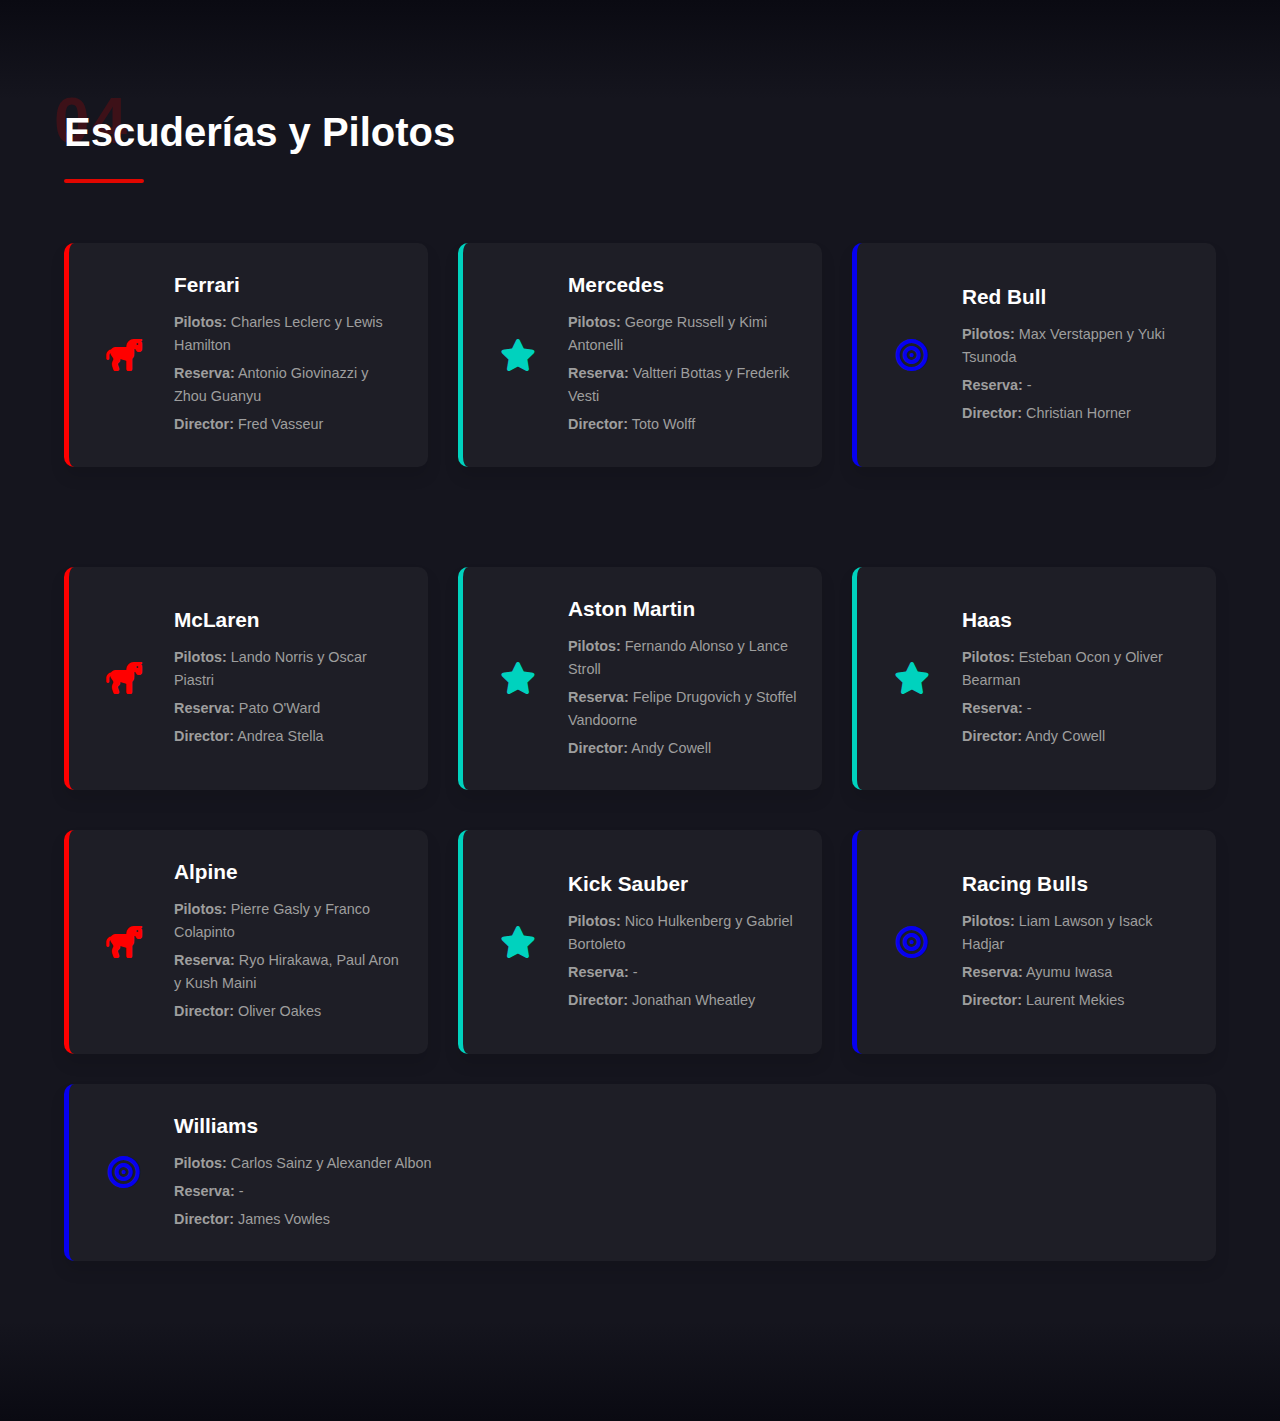
<file: escuderias.html>
<!DOCTYPE html>
<html lang="es">
<head>
    <meta charset="UTF-8">
    <meta name="viewport" content="width=device-width, initial-scale=1.0">
    <title>Escuderías</title>
     <link rel="stylesheet" href="https://cdnjs.cloudflare.com/ajax/libs/font-awesome/6.4.0/css/all.min.css">
    <link rel="stylesheet" href="styles.css">
</head>
             <section id="escuderias" class="content-section dark-section">
            <div class="section-header">
                <span class="section-number">04</span>
                <h2 class="section-title">Escuderías y Pilotos</h2>
                <div class="section-divider"></div>
            </div>
            <div class="section-content teams-content">
                <div class="teams-grid">
                    <div class="team-card ferrari">
                        <div class="team-logo">
                            <i class="fas fa-horse"></i>
                        </div>
                        <div class="team-details">
                            <h3>Ferrari</h3>
                            <ul>
                                <li><strong>Pilotos:</strong> Charles Leclerc y Lewis Hamilton</li>
                                <li><strong>Reserva:</strong> Antonio Giovinazzi y Zhou Guanyu</li>
                                <li><strong>Director:</strong> Fred Vasseur</li>
                            </ul>
                        </div>
                    </div>
                    <div class="team-card mercedes">
                        <div class="team-logo">
                            <i class="fas fa-star"></i>
                        </div>
                        <div class="team-details">
                            <h3>Mercedes</h3>
                            <ul>
                                <li><strong>Pilotos:</strong> George Russell y Kimi Antonelli</li>
                                <li><strong>Reserva:</strong> Valtteri Bottas y Frederik Vesti</li>
                                <li><strong>Director:</strong> Toto Wolff</li>
                            </ul>
                        </div>
                    </div>
                    <div class="team-card red-bull">
                        <div class="team-logo"><i class="fas fa-bullseye"></i></div>
                        <div class="team-details">
                            <h3>Red Bull</h3>
                            <ul>
                                <li><strong>Pilotos:</strong> Max Verstappen y Yuki Tsunoda</li>
                                <li><strong>Reserva:</strong> -</li>
                                <li><strong>Director:</strong> Christian Horner</li>
                            </ul>
                        </div>
                    </div>
                </div>
                <div class="teams-cta">  
            </div>
            <div class="section-content teams-content">
                <div class="teams-grid">
                    <div class="team-card ferrari">
                        <div class="team-logo">
                            <i class="fas fa-horse"></i>
                        </div>
                        <div class="team-details">
                            <h3>McLaren</h3>
                            <ul>
                                <li><strong>Pilotos:</strong> Lando Norris y Oscar Piastri</li>
                                <li><strong>Reserva:</strong> Pato O'Ward</li>
                                <li><strong>Director:</strong> Andrea Stella</li>
                            </ul>
                        </div>
                    </div>
                    <div class="team-card mercedes">
                        <div class="team-logo">
                            <i class="fas fa-star"></i>
                        </div>
                        <div class="team-details">
                            <h3>Aston Martin</h3>
                            <ul>
                                <li><strong>Pilotos:</strong> Fernando Alonso y Lance Stroll</li>
                                <li><strong>Reserva:</strong> Felipe Drugovich y Stoffel Vandoorne</li>
                                <li><strong>Director:</strong> Andy Cowell</li>
                            </ul>
                        </div>
                    </div>
                    <div class="team-card mercedes">
                        <div class="team-logo">
                            <i class="fas fa-star"></i>
                        </div>
                        <div class="team-details">
                            <h3>Haas</h3>
                            <ul>
                                <li><strong>Pilotos:</strong> Esteban Ocon y Oliver Bearman</li>
                                <li><strong>Reserva:</strong> - </li>
                                <li><strong>Director:</strong> Andy Cowell</li>
                            </ul>
                        </div>
                    </div>
                </div>
          <!---esto es lo q interfiere    <div class="teams-cta ">     </div> -->  
       

        </div>
            <div class="section-content teams-content">
                <div class="teams-grid">
                    <div class="team-card ferrari">
                        <div class="team-logo">
                            <i class="fas fa-horse"></i>
                        </div>
                        <div class="team-details">
                            <h3>Alpine</h3>
                            <ul>
                                <li><strong>Pilotos:</strong> Pierre Gasly y Franco Colapinto</li>
                                <li><strong>Reserva:</strong> Ryo Hirakawa, Paul Aron y Kush Maini</li>
                                <li><strong>Director:</strong> Oliver Oakes</li>
                            </ul>
                        </div>
                    </div>
                    <div class="team-card mercedes">
                        <div class="team-logo">
                            <i class="fas fa-star"></i>
                        </div>
                        <div class="team-details">
                            <h3>Kick Sauber</h3>
                            <ul>
                                <li><strong>Pilotos:</strong> Nico Hulkenberg y Gabriel Bortoleto</li>
                                <li><strong>Reserva:</strong> - </li>
                                <li><strong>Director:</strong> Jonathan Wheatley</li>
                            </ul>
                        </div>
                    </div>
                    <div class="team-card red-bull">
                        <div class="team-logo">
                            <i class="fas fa-bullseye"></i>
                        </div>
                        <div class="team-details">
                            <h3>Racing Bulls</h3>
                            <ul>
                                <li><strong>Pilotos:</strong> Liam Lawson y Isack Hadjar</li>
                                <li><strong>Reserva:</strong> Ayumu Iwasa</li>
                                <li><strong>Director:</strong> Laurent Mekies</li>
                            </ul>
                        </div>
                    </div>
                    <div class="team-card red-bull team-card-Williams">
                        <div class="team-logo">
                            <i class="fas fa-bullseye"></i>
                        </div>
                        <div class="team-details">
                            <h3>Williams</h3>
                            <ul>
                                <li><strong>Pilotos:</strong> Carlos Sainz y Alexander Albon</li>
                                <li><strong>Reserva:</strong> - </li>
                                <li><strong>Director:</strong> James Vowles</li>
                            </ul>
                        </div>
                    </div>
                </div>
                <div class="teams-cta">
            </div>
        </section>
     </div>
   </div>
 </section>

    <script src="js/script.js"></script>

</body>
</html>
</file>
<file: styles.css>
:root {
  --primary-color: #e10600;
  --secondary-color: #15151e;
  --accent-color: #1e1e26;
  --text-color: #ffffff;
  --text-secondary: #9e9e9e;
  --bg-color: #0a0a12;
  --card-color: #1e1e26;
  --transition: all 0.3s ease;
  --shadow-sm: 0 4px 6px rgba(0, 0, 0, 0.1);
  --shadow-md: 0 10px 15px rgba(0, 0, 0, 0.1);
  --shadow-lg: 0 20px 25px rgba(0, 0, 0, 0.15);
}

/* Base Styles */
* {
  margin: 0;
  padding: 0;
  box-sizing: border-box;
}

html {
  scroll-behavior: smooth;
  scroll-padding-top: 80px;
}

body {
  font-family: 'Titillium Web', sans-serif;
  background-color: var(--bg-color);
  color: var(--text-color);
  line-height: 1.6;
  overflow-x: hidden;
}

a {
  color: var(--text-color);
  text-decoration: none;
  transition: var(--transition);
}

img {
  max-width: 100%;
  height: auto;
  display: block;
}

/* Loading Animation */
.loading-screen {
  position: fixed;
  top: 0;
  left: 0;
  width: 100%;
  height: 100%;
  background-color: var(--secondary-color);
  display: flex;
  flex-direction: column;
  justify-content: center;
  align-items: center;
  z-index: 9999;
  transition: opacity 0.5s ease, visibility 0.5s ease;
}

.loading-screen p {
  margin-top: 20px;
  letter-spacing: 2px;
  font-weight: 700;
  color: var(--primary-color);
  animation: pulse 1.5s infinite;
}

.racing-loader {
  position: relative;
  width: 200px;
  height: 100px;
}

.checkered-flag {
  position: absolute;
  top: 0;
  left: 0;
  width: 100%;
  height: 100%;
  background: repeating-conic-gradient(#000 0%, #000 25%, #fff 0%, #fff 50%) 50% / 20px 20px;
  clip-path: polygon(0 0, 100% 0, 80% 100%, 20% 100%);
  transform-origin: center;
  animation: waveFlag 1.5s infinite ease-in-out;
}

.car-silhouette {
  position: absolute;
  bottom: 0;
  left: -50px;
  width: 50px;
  height: 20px;
  background-color: var(--primary-color);
  clip-path: polygon(0 50%, 20% 0, 80% 0, 100% 50%, 90% 100%, 10% 100%);
  animation: raceCar 2s infinite linear;
}

@keyframes waveFlag {
  0% { transform: rotateY(-5deg); }
  50% { transform: rotateY(5deg); }
  100% { transform: rotateY(-5deg); }
}

@keyframes raceCar {
  0% { left: -50px; }
  100% { left: 250px; }
}

@keyframes pulse {
  0% { opacity: 0.5; }
  50% { opacity: 1; }
  100% { opacity: 0.5; }
}

.loading-screen.hidden {
  opacity: 0;
  visibility: hidden;
}

/* Header & Navigation */
.main-header {
  position: fixed;
  top: 0;
  left: 0;
  width: 100%;
  background-color: rgba(14, 14, 22, 0.9);
  backdrop-filter: blur(10px);
  z-index: 100;
  transition: var(--transition);
  border-bottom: 1px solid rgba(255, 255, 255, 0.1);
}

.main-header.scrolled {
  padding: 10px 0;
  background-color: rgba(14, 14, 22, 0.95);
}

.nav-container {
  display: flex;
  justify-content: space-between;
  align-items: center;
  padding: 20px 5%;
  max-width: 1400px;
  margin: 0 auto;
}

.logo {
  display: flex;
  align-items: center;
  font-weight: 900;
  font-size: 2rem;
  color: var(--text-color);
}

.f1-letter {
  color: var(--primary-color);
  transform: skewX(-15deg);
  letter-spacing: -2px;
}

.one-number {
  color: var(--text-color);
  transform: skewX(-15deg);
  margin-right: 5px;
}

.title-text {
  font-weight: 300;
  font-size: 1.5rem;
  letter-spacing: 1px;
  margin-left: 5px;
  opacity: 0.9;
}

.main-nav {
  display: flex;
  align-items: center;
}

.nav-toggle {
  display: none;
  flex-direction: column;
  cursor: pointer;
}

.nav-toggle span {
  display: block;
  width: 25px;
  height: 3px;
  background-color: var(--text-color);
  margin: 3px 0;
  border-radius: 3px;
  transition: var(--transition);
}

.nav-links {
  display: flex;
  list-style: none;
  gap: 15px;
}

.nav-link {
  position: relative;
  display: flex;
  align-items: center;
  padding: 8px 16px;
  border-radius: 5px;
  font-weight: 600;
  transition: var(--transition);
}

.nav-link span {
  color: var(--primary-color);
  margin-right: 8px;
  font-size: 0.85rem;
  font-weight: 800;
}

.nav-link:hover {
  background-color: rgba(225, 6, 0, 0.1);
  color: var(--primary-color);
  transform: translateY(-2px);
}

.nav-link::after {
  content: '';
  position: absolute;
  bottom: -2px;
  left: 50%;
  width: 0;
  height: 2px;
  background-color: var(--primary-color);
  transition: var(--transition);
  transform: translateX(-50%);
}

.nav-link:hover::after {
  width: 80%;
}

/* Hero Section */
.hero-section {
  position: relative;
  height: 100vh;
  display: flex;
  align-items: center;
  justify-content: center;
  overflow: hidden;
}

.hero-image-container {
  position: absolute;
  top: 0;
  left: 0;
  width: 100%;
  height: 100%;
  overflow: hidden;
  z-index: -1;
}

.hero-image-container img {
  width: 100%;
  height: 100%;
  object-fit: cover;
  filter: brightness(0.3) saturate(1.2);
  transition: transform 0.5s ease;
}

.hero-section:hover .hero-image-container img {
  transform: scale(1.05);
}

.hero-overlay {
  position: absolute;
  top: 0;
  left: 0;
  width: 100%;
  height: 100%;
  background: linear-gradient(to top, rgba(10, 10, 18, 1) 0%, rgba(10, 10, 18, 0.5) 50%, rgba(14, 14, 22, 0.7) 100%);
  z-index: -1;
}

.hero-content {
  text-align: center;
  max-width: 1200px;
  padding: 0 20px;
  z-index: 2;
  transform: translateY(-5%);
}

.hero-title {
  font-size: 6rem;
  font-weight: 900;
  letter-spacing: 4px;
  margin-bottom: 20px;
  transform: skewX(-5deg);
  text-shadow: 0 5px 15px rgba(0, 0, 0, 0.5);
  position: relative;
  display: inline-block;
}

.hero-title::after {
  content: '';
  position: absolute;
  bottom: -5px;
  left: 25%;
  width: 50%;
  height: 5px;
  background: var(--primary-color);
  border-radius: 3px;
  animation: pulseLine 2s infinite;
}

@keyframes pulseLine {
  0% { opacity: 0.5; width: 40%; }
  50% { opacity: 1; width: 60%; }
  100% { opacity: 0.5; width: 40%; }
}

.hero-title .highlight {
  color: var(--primary-color);
  position: relative;
  z-index: 1;
  display: inline-block;
  transform: scale(1.2);
}

.hero-subtitle {
  font-size: 1.4rem;
  font-weight: 400;
  letter-spacing: 3px;
  margin-bottom: 40px;
  color: var(--text-secondary);
  position: relative;
  display: inline-block;
}

.hero-cta {
  display: inline-flex;
  align-items: center;
  padding: 15px 35px;
  background-color: var(--primary-color);
  color: var(--text-color);
  font-weight: 700;
  letter-spacing: 2px;
  border-radius: 30px;
  transition: all 0.3s ease;
  position: relative;
  overflow: hidden;
  box-shadow: 0 10px 20px rgba(225, 6, 0, 0.3);
}

.hero-cta i {
  margin-left: 10px;
  transition: transform 0.3s ease;
}

.hero-cta:hover {
  transform: translateY(-5px);
  box-shadow: 0 15px 25px rgba(225, 6, 0, 0.4);
}

.hero-cta:hover i {
  transform: translateY(5px);
}

.hero-cta::before {
  content: '';
  position: absolute;
  top: 0;
  left: 0;
  width: 100%;
  height: 100%;
  background: linear-gradient(to right, transparent 0%, rgba(255, 255, 255, 0.2) 50%, transparent 100%);
  transform: translateX(-100%);
  transition: transform 0.6s ease;
}

.hero-cta:hover::before {
  transform: translateX(100%);
}

/* Main Content */
.main-content {
  padding: 50px 0;
  overflow: hidden;
}

.content-section {
  padding: 100px 5%;
  max-width: 1400px;
  margin: 0 auto;
  position: relative;
}

.dark-section {
  background-color: var(--secondary-color);
  position: relative;
  overflow: hidden;
  box-shadow: var(--shadow-lg);
  z-index: 1;
}

.dark-section::before {
  content: '';
  position: absolute;
  top: 0;
  left: 0;
  width: 100%;
  height: 100px;
  background: linear-gradient(to bottom, var(--bg-color), transparent);
  z-index: 0;
}

.dark-section::after {
  content: '';
  position: absolute;
  bottom: 0;
  left: 0;
  width: 100%;
  height: 100px;
  background: linear-gradient(to top, var(--bg-color), transparent);
  z-index: 0;
}

.section-header {
  position: relative;
  margin-bottom: 60px;
  display: flex;
  flex-direction: column;
  align-items: flex-start;
}

.section-number {
  font-size: 4rem;
  font-weight: 900;
  color: rgba(225, 6, 0, 0.2);
  position: absolute;
  top: -30px;
  left: -10px;
  z-index: -1;
  letter-spacing: 2px;
}

.section-title {
  font-size: 2.5rem;
  font-weight: 800;
  margin-bottom: 15px;
  position: relative;
  z-index: 1;
  color: var(--text-color);
}

.section-divider {
  width: 80px;
  height: 4px;
  background-color: var(--primary-color);
  border-radius: 2px;
}

.section-content {
  display: flex;
  flex-wrap: wrap;
  gap: 40px;
  position: relative;
  z-index: 2;
}

/* Introduction Section */
.text-content {
  flex: 1;
  min-width: 300px;
}

.text-content p {
  margin-bottom: 30px;
  font-size: 1.1rem;
  line-height: 1.8;
  color: var(--text-secondary);
}

.image-container {
  flex: 1;
  min-width: 300px;
  border-radius: 10px;
  overflow: hidden;
  position: relative;
  box-shadow: var(--shadow-lg);
  transition: transform 0.4s ease;
}

.parallax-box {
  transform: perspective(1000px) rotateY(5deg);
  transition: transform 0.5s ease;
}

.parallax-box:hover {
  transform: perspective(1000px) rotateY(0deg);
}

.image-container img {
  width: 100%;
  height: 100%;
  object-fit: cover;
  transition: transform 0.5s ease;
}

.image-container:hover img {
  transform: scale(1.05);
}

.img-caption {
  position: absolute;
  bottom: 0;
  left: 0;
  right: 0;
  padding: 15px;
  background: linear-gradient(to top, rgba(0, 0, 0, 0.7), transparent);
  color: #fff;
  font-size: 0.9rem;
  text-align: center;
  opacity: 0;
  transform: translateY(20px);
  transition: all 0.3s ease;
}

.image-container:hover .img-caption {
  opacity: 1;
  transform: translateY(0);
}

.stats-container {
  display: flex;
  flex-wrap: wrap;
  gap: 20px;
  margin-top: 30px;
}

.stat-box {
  flex: 1;
  min-width: 150px;
  background-color: var(--accent-color);
  padding: 20px;
  border-radius: 10px;
  text-align: center;
  position: relative;
  overflow: hidden;
  box-shadow: var(--shadow-md);
  transition: transform 0.3s ease, box-shadow 0.3s ease;
}

.stat-box:hover {
  transform: translateY(-5px);
  box-shadow: var(--shadow-lg);
}

.stat-box::before {
  content: '';
  position: absolute;
  top: 0;
  left: 0;
  width: 100%;
  height: 4px;
  background-color: var(--primary-color);
}

.stat-number {
  font-size: 2.5rem;
  font-weight: 900;
  color: var(--primary-color);
  display: block;
  margin-bottom: 5px;
}

.stat-label {
  font-size: 0.85rem;
  font-weight: 600;
  color: var(--text-secondary);
  letter-spacing: 1px;
}

/* Championship Section */
.championship-content {
  display: flex;
  flex-wrap: wrap;
  gap: 30px;
}

.championship-card {
  flex: 1;
  min-width: 250px;
  background-color: var(--accent-color);
  border-radius: 10px;
  padding: 30px;
  position: relative;
  box-shadow: var(--shadow-md);
  transition: transform 0.3s ease, box-shadow 0.3s ease;
}

.championship-card:hover {
  transform: translateY(-10px);
  box-shadow: var(--shadow-lg);
}

.championship-icon {
  font-size: 2.5rem;
  color: var(--primary-color);
  margin-bottom: 20px;
  text-align: center;
}

.championship-card h3 {
  font-size: 1.5rem;
  margin-bottom: 15px;
  font-weight: 700;
  text-align: center;
  position: relative;
  padding-bottom: 15px;
}

.championship-card h3::after {
  content: '';
  position: absolute;
  bottom: 0;
  left: 50%;
  transform: translateX(-50%);
  width: 50px;
  height: 3px;
  background-color: var(--primary-color);
  border-radius: 2px;
}

.championship-card p {
  font-size: 1rem;
  line-height: 1.6;
  color: var(--text-secondary);
  text-align: center;
}

.image-gallery {
  flex-basis: 100%;
  display: flex;
  flex-wrap: wrap;
  gap: 20px;
  margin-top: 30px;
}

.gallery-image {
  flex: 1;
  min-width: 250px;
  height: 300px;
  border-radius: 10px;
  overflow: hidden;
  position: relative;
  box-shadow: var(--shadow-md);
}

.gallery-image img {
  width: 100%;
  height: 100%;
  object-fit: cover;
  transition: transform 0.5s ease;
}

.gallery-image:hover img {
  transform: scale(1.1);
}

.img-overlay {
  position: absolute;
  bottom: 0;
  left: 0;
  right: 0;
  padding: 20px;
  background: linear-gradient(to top, rgba(0, 0, 0, 0.8), transparent);
  color: #fff;
  font-size: 1.2rem;
  font-weight: 700;
  text-align: center;
  opacity: 0;
  transform: translateY(20px);
  transition: all 0.3s ease;
}

.gallery-image:hover .img-overlay {
  opacity: 1;
  transform: translateY(0);
}

/* DRS Section */
.drs-content {
  display: flex;
  flex-direction: column;
  gap: 40px;
  align-items: center;
}

.drs-animation {
  width: 100%;
  max-width: 500px;
  height: 200px;
  position: relative;
  background-color: var(--accent-color);
  border-radius: 10px;
  overflow: hidden;
  display: flex;
  justify-content: center;
  align-items: center;
  box-shadow: var(--shadow-md);
}

.car-illustration {
  width: 200px;
  height: 80px;
  background-color: var(--primary-color);
  border-radius: 10px;
  position: relative;
  transform: perspective(1000px) rotateY(25deg);
  transition: transform 0.5s ease;
}

.car-illustration:hover {
  transform: perspective(1000px) rotateY(0deg);
}

.drs-flap {
  position: absolute;
  top: 10%;
  right: 10%;
  width: 50px;
  height: 15px;
  background-color: #333;
  border-radius: 3px;
  transform-origin: right center;
  transition: transform 0.3s ease;
}

.drs-flap.closed {
  transform: rotate(0deg);
}

.drs-flap.open {
  transform: rotate(-35deg);
}

.drs-toggle {
  position: absolute;
  bottom: 20px;
  left: 50%;
  transform: translateX(-50%);
  padding: 10px 20px;
  background-color: var(--primary-color);
  color: #fff;
  border: none;
  border-radius: 5px;
  font-weight: 700;
  cursor: pointer;
  transition: all 0.3s ease;
  box-shadow: 0 5px 15px rgba(225, 6, 0, 0.3);
}

.drs-toggle:hover {
  transform: translateX(-50%) translateY(-3px);
  box-shadow: 0 8px 20px rgba(225, 6, 0, 0.4);
}

.drs-facts {
  display: flex;
  flex-wrap: wrap;
  gap: 20px;
  margin-top: 30px;
}

.fact {
  flex: 1;
  min-width: 150px;
  background-color: var(--accent-color);
  padding: 20px;
  border-radius: 10px;
  text-align: center;
  box-shadow: var(--shadow-md);
  transition: transform 0.3s ease;
}

.fact:hover {
  transform: translateY(-5px);
}

.fact-number {
  font-size: 2rem;
  font-weight: 800;
  color: var(--primary-color);
  display: block;
  margin-bottom: 5px;
}

.fact-label {
  font-size: 0.85rem;
  color: var(--text-secondary);
  font-weight: 600;
}

/* Team Section */
.teams-content {
  display: flex;
  flex-direction: column;
  gap: 40px;
}

.teams-grid {
  display: flex;
  flex-wrap: wrap;
  gap: 30px;
}

.team-card {
  flex: 1;
  min-width: 300px;
  display: flex;
  align-items: center;
  gap: 20px;
  background-color: var(--accent-color);
  padding: 25px;
  border-radius: 10px;
  box-shadow: var(--shadow-md);
  transition: transform 0.3s ease, box-shadow 0.3s ease;
}

.team-card:hover {
  transform: translateY(-10px);
  box-shadow: var(--shadow-lg);
}

.team-card.ferrari {
  border-left: 5px solid #ff0000;
}

.team-card.mercedes {
  border-left: 5px solid #00d2be;
}

.team-card.red-bull {
  border-left: 5px solid #0600ef;
}

.team-logo {
  width: 60px;
  height: 60px;
  border-radius: 50%;
  display: flex;
  justify-content: center;
  align-items: center;
  font-size: 2rem;
  flex-shrink: 0;
}

.ferrari .team-logo {
  color: #ff0000;
}

.mercedes .team-logo {
  color: #00d2be;
}

.red-bull .team-logo {
  color: #0600ef;
}

.team-details {
  flex: 1;
}

.team-details h3 {
  margin-bottom: 10px;
  font-size: 1.3rem;
}

.team-details ul {
  list-style: none;
}

.team-details li {
  margin-bottom: 5px;
  color: var(--text-secondary);
  font-size: 0.9rem;
}

.teams-cta {
  text-align: center;
  margin-top: 20px;
}

.btn-teams {
  display: inline-flex;
  align-items: center;
  padding: 12px 30px;
  background-color: var(--primary-color);
  color: white;
  border-radius: 30px;
  font-weight: 700;
  transition: all 0.3s ease;
  box-shadow: 0 5px 15px rgba(225, 6, 0, 0.3);
}

.btn-teams i {
  margin-left: 10px;
  transition: transform 0.3s ease;
}

.btn-teams:hover {
  transform: translateY(-5px);
  box-shadow: 0 10px 20px rgba(225, 6, 0, 0.4);
}

.btn-teams:hover i {
  transform: translateX(5px);
}

/* Race Format Section */
.race-format-content {
  display: flex;
  flex-wrap: wrap;
  gap: 40px;
}

.timeline {
  flex: 1;
  position: relative;
  padding-left: 30px;
  min-width: 300px;
}

.timeline::before {
  content: '';
  position: absolute;
  top: 0;
  left: 0;
  width: 4px;
  height: 100%;
  background-color: var(--accent-color);
  border-radius: 2px;
}

.timeline-item {
  position: relative;
  margin-bottom: 40px;
}

.timeline-dot {
  position: absolute;
  top: 5px;
  left: -39px;
  width: 20px;
  height: 20px;
  background-color: var(--primary-color);
  border-radius: 50%;
  z-index: 1;
}

.timeline-content {
  background-color: var(--accent-color);
  padding: 20px;
  border-radius: 10px;
  box-shadow: var(--shadow-md);
  transition: transform 0.3s ease;
}

.timeline-content:hover {
  transform: translateX(10px);
  box-shadow: var(--shadow-lg);
}

.timeline-content h4 {
  font-size: 1.2rem;
  margin-bottom: 10px;
  color: var(--primary-color);
}

.timeline-content p {
  color: var(--text-secondary);
  line-height: 1.5;
}

/* Legends Section */
.legends-content {
  display: flex;
  flex-direction: column;
  gap: 30px;
}

.legends-carousel {
  display: flex;
  overflow-x: auto;
  scroll-snap-type: x mandatory;
  gap: 30px;
  padding: 20px 0;
  scrollbar-width: none; /* Firefox */
  -ms-overflow-style: none; /* IE and Edge */
}

.legends-carousel::-webkit-scrollbar {
  display: none; /* Chrome, Safari, Opera */
}

.legend-card {
  flex: 0 0 auto;
  width: 100%;
  max-width: 350px;
  border-radius: 10px;
  overflow: hidden;
  background-color: var(--accent-color);
  box-shadow: var(--shadow-md);
  scroll-snap-align: start;
  transition: transform 0.3s ease, box-shadow 0.3s ease;
}

.legend-card:hover {
  transform: translateY(-10px);
  box-shadow: var(--shadow-lg);
}

.legend-image {
  height: 250px;
  overflow: hidden;
}

.legend-image img {
  width: 100%;
  height: 100%;
  object-fit: cover;
  transition: transform 0.5s ease;
}

.legend-card:hover .legend-image img {
  transform: scale(1.05);
}

.legend-info {
  padding: 20px;
}

.legend-info h3 {
  font-size: 1.5rem;
  margin-bottom: 5px;
}

.legend-country {
  display: inline-block;
  margin-right: 10px;
  font-size: 0.9rem;
  color: var(--text-secondary);
}

.legend-titles {
  display: inline-block;
  font-size: 0.9rem;
  color: var(--primary-color);
  font-weight: 700;
}

.legend-info p {
  margin-top: 15px;
  color: var(--text-secondary);
  font-size: 0.95rem;
  line-height: 1.5;
}

.legends-navigation {
  display: flex;
  justify-content: center;
  align-items: center;
  gap: 20px;
}

.nav-btn {
  width: 40px;
  height: 40px;
  border-radius: 50%;
  background-color: var(--accent-color);
  border: none;
  color: var(--text-color);
  font-size: 1rem;
  display: flex;
  justify-content: center;
  align-items: center;
  cursor: pointer;
  transition: all 0.3s ease;
  box-shadow: var(--shadow-sm);
}

.nav-btn:hover {
  background-color: var(--primary-color);
  transform: scale(1.1);
  box-shadow: var(--shadow-md);
}

.nav-dots {
  display: flex;
  gap: 8px;
}

.dot {
  width: 10px;
  height: 10px;
  border-radius: 50%;
  background-color: var(--accent-color);
  cursor: pointer;
  transition: all 0.3s ease;
}

.dot.active {
  background-color: var(--primary-color);
  transform: scale(1.2);
}

/* Moments Section */
.moments-content {
  padding: 20px 0;
}

.moments-grid {
  display: flex;
  flex-wrap: wrap;
  gap: 30px;
}

.moment-card {
  flex: 1;
  min-width: 300px;
  background-color: var(--accent-color);
  border-radius: 10px;
  overflow: hidden;
  box-shadow: var(--shadow-md);
  transition: transform 0.3s ease, box-shadow 0.3s ease;
}

.moment-card:hover {
  transform: translateY(-10px);
  box-shadow: var(--shadow-lg);
}

.moment-image {
  height: 200px;
  overflow: hidden;
}

.moment-image img {
  width: 100%;
  height: 100%;
  object-fit: cover;
  transition: transform 0.5s ease;
}

.moment-card:hover .moment-image img {
  transform: scale(1.05);
}

.moment-info {
  padding: 20px;
}

.moment-info h3 {
  font-size: 1.3rem;
  margin-bottom: 10px;
  color: var(--text-color);
}

.moment-info p {
  color: var(--text-secondary);
  font-size: 0.95rem;
  line-height: 1.5;
}

/* In Memoriam Section */
.memoriam-section {
  background-color: var(--secondary-color);
  position: relative;
  overflow: hidden;
}

.memoriam-content {
  display: flex;
  flex-direction: column;
  align-items: center;
  gap: 40px;
  position: relative;
}

.memoriam-intro {
  text-align: center;
  max-width: 800px;
}

.memoriam-intro p {
  font-size: 1.1rem;
  line-height: 1.8;
  color: var(--text-secondary);
}

.memoriam-tribute {
  display: flex;
  flex-wrap: wrap;
  justify-content: center;
  gap: 20px;
  width: 100%;
  position: relative;
}

.tribute-item {
  flex: 1;
  min-width: 250px;
  max-width: 350px;
  text-align: center;
  padding: 0 20px;
}

.tribute-item h3 {
  font-size: 1.5rem;
  margin-bottom: 5px;
  color: var(--text-color);
}

.tribute-date {
  display: block;
  font-size: 0.9rem;
  color: var(--primary-color);
  margin-bottom: 15px;
  font-weight: 600;
}

.tribute-item p {
  color: var(--text-secondary);
  font-size: 0.95rem;
  line-height: 1.6;
}

.tribute-divider {
  width: 1px;
  height: 100px;
  background-color: rgba(255, 255, 255, 0.2);
  align-self: center;
}

.memoriam-candle {
  margin-top: 20px;
  text-align: center;
}

.candle {
  position: relative;
  width: 40px;
  height: 100px;
  background-color: rgba(255, 255, 255, 0.8);
  border-radius: 10px 10px 5px 5px;
  margin: 0 auto;
}

.flame {
  position: absolute;
  top: -30px;
  left: 50%;
  transform: translateX(-50%);
  width: 30px;
  height: 30px;
  background: linear-gradient(to top, #ff9d00, #ff0000);
  border-radius: 50% 50% 50% 50% / 60% 60% 40% 40%;
  animation: flicker 3s infinite ease-in-out;
  box-shadow: 0 0 20px #ff9d00, 0 0 40px #ff9d00;
  opacity: 0.9;
}

@keyframes flicker {
  0%, 100% { transform: translateX(-50%) scale(1); opacity: 0.9; }
  25% { transform: translateX(-53%) scale(0.95) rotate(-2deg); opacity: 0.85; }
  50% { transform: translateX(-47%) scale(1.05) rotate(3deg); opacity: 0.95; }
  75% { transform: translateX(-52%) scale(0.97) rotate(-1deg); opacity: 0.9; }
}

/* Footer */
.main-footer {
  background-color: var(--secondary-color);
  padding: 60px 0 0;
  position: relative;
  overflow: hidden;
}

.footer-content {
  max-width: 1400px;
  margin: 0 auto;
  padding: 0 5%;
  display: flex;
  flex-wrap: wrap;
  justify-content: space-between;
  gap: 40px;
}

.footer-logo {
  display: flex;
  align-items: center;
  font-size: 2.5rem;
  font-weight: 900;
  margin-bottom: 20px;
}

.footer-social {
  display: flex;
  gap: 15px;
  margin-top: 30px;
}

.social-link {
  width: 40px;
  height: 40px;
  border-radius: 50%;
  background-color: var(--accent-color);
  display: flex;
  justify-content: center;
  align-items: center;
  font-size: 1.1rem;
  transition: all 0.3s ease;
  box-shadow: var(--shadow-sm);
}

.social-link:hover {
  background-color: var(--primary-color);
  transform: translateY(-5px);
  box-shadow: var(--shadow-md);
}

.footer-copyright {
  text-align: right;
}

.footer-copyright p {
  color: var(--text-secondary);
  font-size: 0.9rem;
  line-height: 1.5;
}

.footer-design {
  position: relative;
  height: 50px;
  width: 100%;
  margin-top: 50px;
}

.checkered-pattern {
  position: absolute;
  bottom: 0;
  left: 0;
  width: 100%;
  height: 50px;
  background: repeating-linear-gradient(to right, #000, #000 50px, #fff 50px, #fff 100px);
}

/* Responsive Design */
@media screen and (max-width: 1024px) {
  .hero-title {
      font-size: 4.5rem;
  }
  
  .hero-subtitle {
      font-size: 1.2rem;
  }
  
  .section-number {
      font-size: 3rem;
  }
  
  .section-title {
      font-size: 2rem;
  }
}

@media screen and (max-width: 768px) {
  .nav-toggle {
      display: flex;
  }
  
  .nav-links {
      position: fixed;
      top: 80px;
      left: -100%;
      width: 100%;
      height: calc(100vh - 80px);
      flex-direction: column;
      background-color: var(--secondary-color);
      padding: 20px;
      transition: left 0.3s ease;
      z-index: 99;
  }
  
  .nav-links.show {
      left: 0;
  }
  
  .hero-title {
      font-size: 3.5rem;
  }
  
  .hero-subtitle {
      font-size: 1rem;
      margin-bottom: 30px;
  }
  
  .hero-cta {
      padding: 12px 30px;
  }
  
  .content-section {
      padding: 80px 5%;
  }
  
  .section-content {
      gap: 30px;
  }
  
  .tribute-divider {
      width: 100%;
      height: 1px;
      margin: 20px 0;
  }
  
  .footer-copyright {
      text-align: center;
      width: 100%;
  }
  
  .footer-content {
      flex-direction: column;
      align-items: center;
      text-align: center;
      gap: 20px;
  }
  
  .footer-social {
      justify-content: center;
  }
}

@media screen and (max-width: 576px) {
  .nav-container {
      padding: 15px 5%;
  }
  
  .logo {
      font-size: 1.5rem;
  }
  
  .title-text {
      font-size: 1.2rem;
  }
  
  .hero-title {
      font-size: 2.5rem;
  }
  
  .hero-subtitle {
      font-size: 0.9rem;
      letter-spacing: 2px;
  }
  
  .hero-cta {
      padding: 10px 25px;
      font-size: 0.9rem;
  }
  
  .section-number {
      font-size: 2.5rem;
  }
  
  .section-title {
      font-size: 1.8rem;
  }
  
  .stat-box, .fact {
      min-width: 100%;
  }
}

/* Animations */
@keyframes fadeIn {
  from { opacity: 0; }
  to { opacity: 1; }
}

@keyframes slideInLeft {
  from { transform: translateX(-50px); opacity: 0; }
  to { transform: translateX(0); opacity: 1; }
}

@keyframes slideInRight {
  from { transform: translateX(50px); opacity: 0; }
  to { transform: translateX(0); opacity: 1; }
}

@keyframes slideInTop {
  from { transform: translateY(-50px); opacity: 0; }
  to { transform: translateY(0); opacity: 1; }
}

.fade-in {
  animation: fadeIn 1s ease;
}

.slide-in-left {
  animation: slideInLeft 1s ease;
}

.slide-in-right {
  animation: slideInRight 1s ease;
}

.slide-in-top {
  animation: slideInTop 1s ease;
}
</file>
